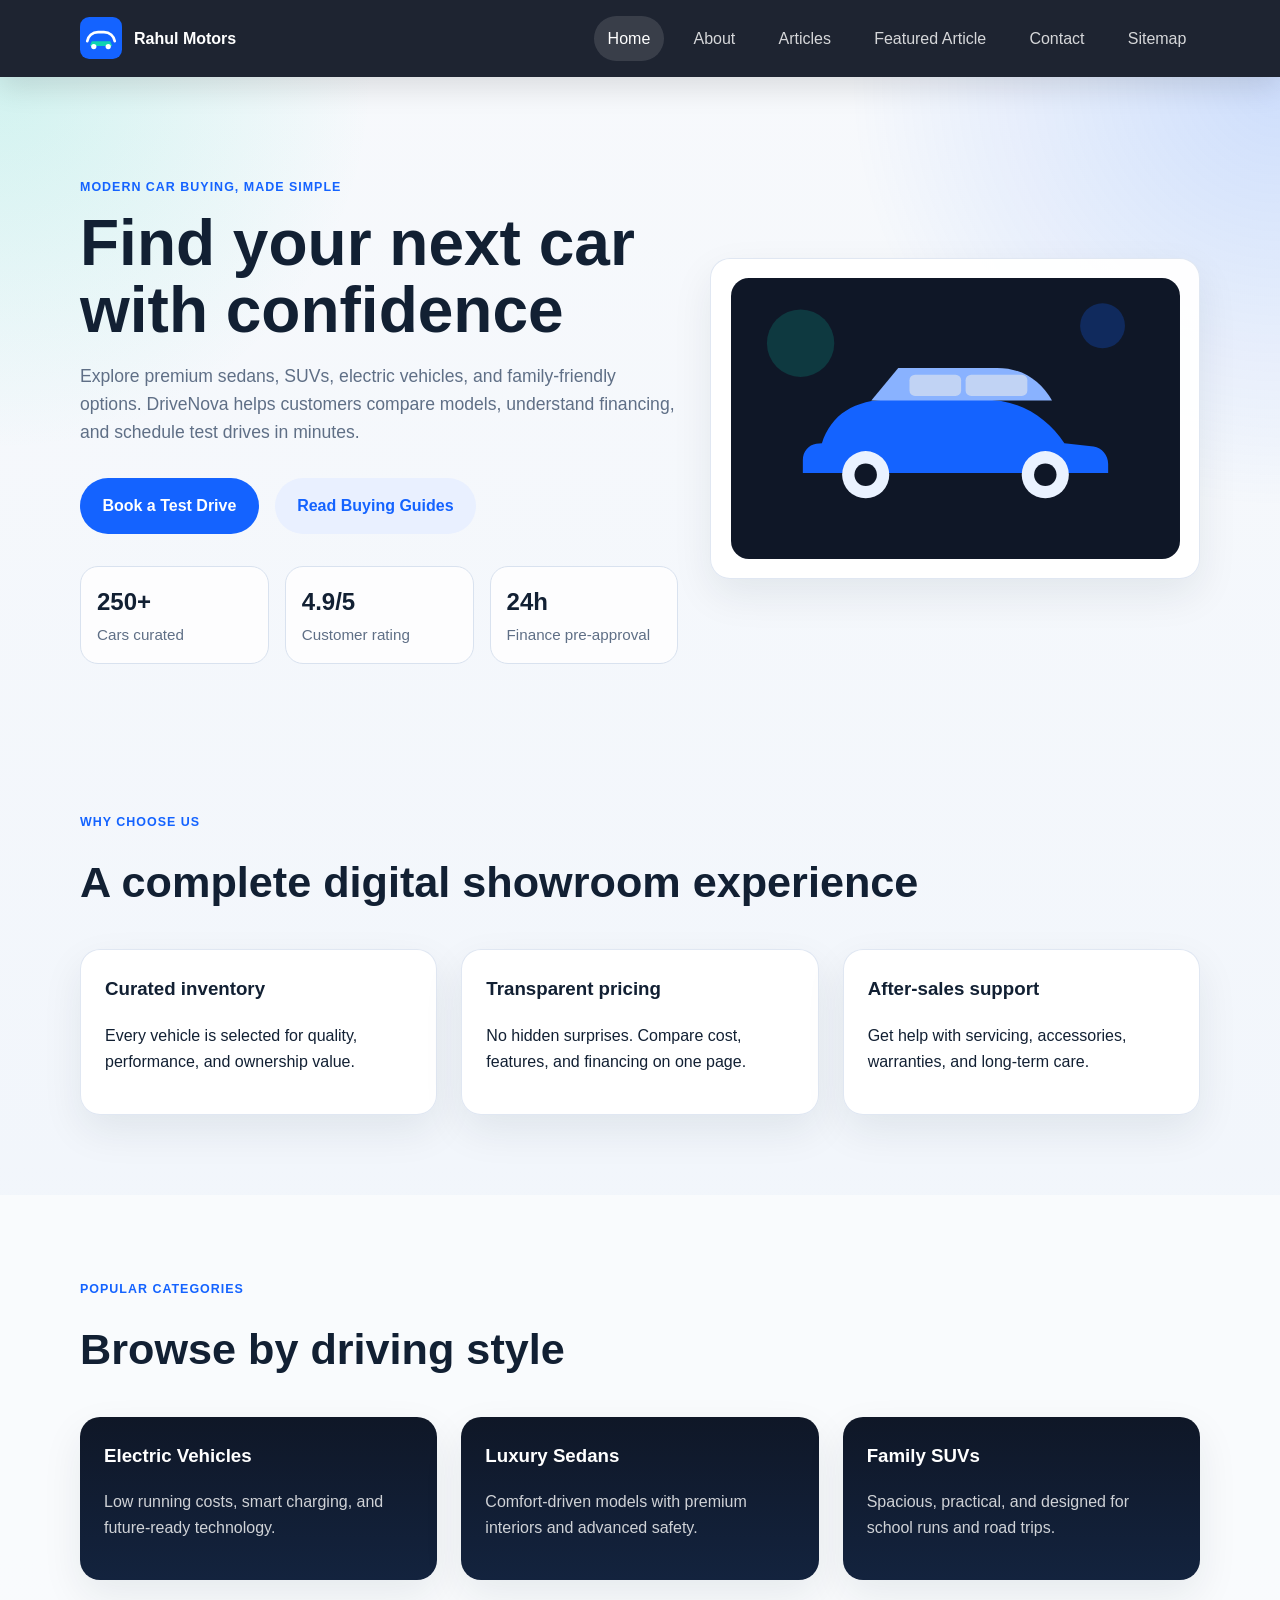
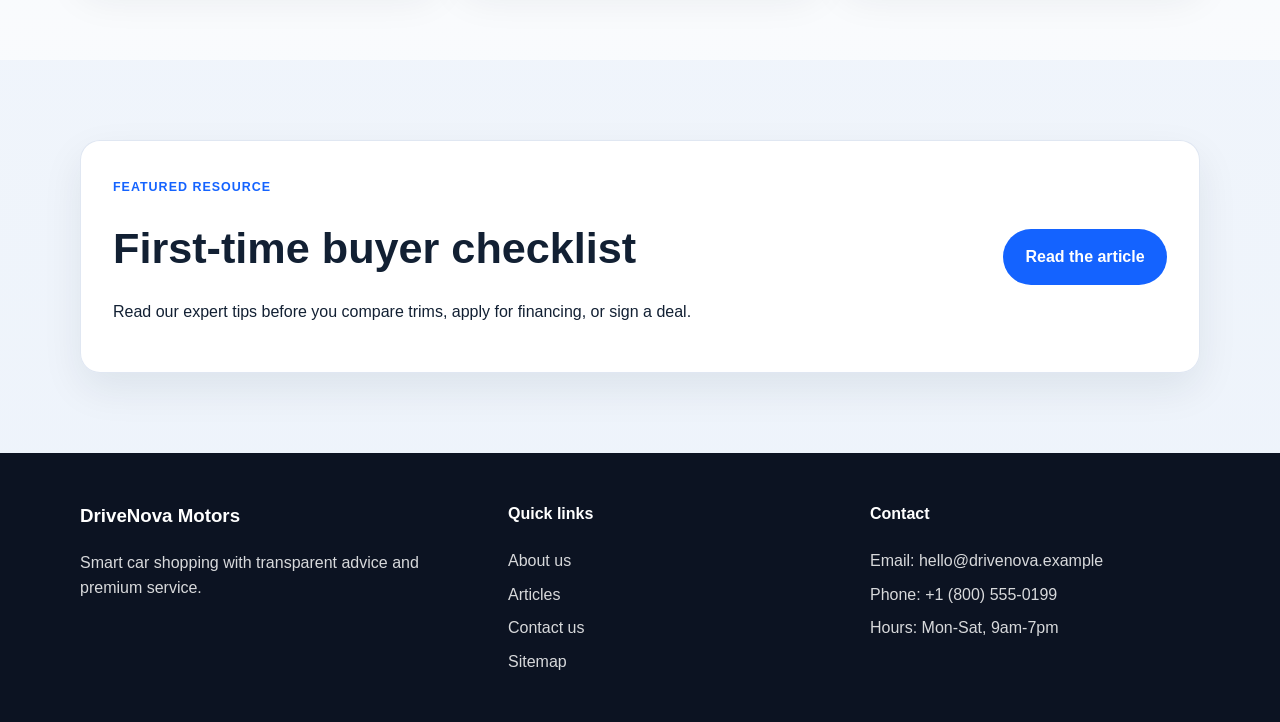
<file: index.html>
<!DOCTYPE html>
<html lang="en">
<head>
  <meta charset="UTF-8" />
  <meta name="viewport" content="width=device-width, initial-scale=1.0" />
  <meta name="description" content="DriveNova Motors - premium new and used cars, expert guidance, and easy financing." />
  <title>RAHUL MOTORS | Home</title>
  <link rel="stylesheet" href="css/styles.css" />
  <script defer src="js/main.js"></script>
</head>
<body>
  <header class="site-header">
    <div class="container nav-wrap">
      <a class="logo" href="index.html">
        <img src="images/logo.svg" alt="DriveNova Motors logo" />
        <span>Rahul Motors</span>
      </a>
      <button class="menu-toggle" aria-label="Toggle menu">☰</button>
      <nav class="site-nav">
        <a class="active" href="index.html">Home</a>
        <a href="about-us.html">About</a>
        <a href="articles.html">Articles</a>
        <a href="article.html">Featured Article</a>
        <a href="contact-us.html">Contact</a>
        <a href="sitemap.html">Sitemap</a>
      </nav>
    </div>
  </header>

  <main>
    <section class="hero">
      <div class="container hero-grid">
        <div>
          <span class="eyebrow">Modern car buying, made simple</span>
          <h1>Find your next car with confidence</h1>
          <p>
            Explore premium sedans, SUVs, electric vehicles, and family-friendly options.
            DriveNova helps customers compare models, understand financing, and schedule test drives in minutes.
          </p>
          <div class="hero-actions">
            <a class="btn btn-primary" href="contact-us.html">Book a Test Drive</a>
            <a class="btn btn-secondary" href="articles.html">Read Buying Guides</a>
          </div>
          <ul class="stats">
            <li><strong>250+</strong><span>Cars curated</span></li>
            <li><strong>4.9/5</strong><span>Customer rating</span></li>
            <li><strong>24h</strong><span>Finance pre-approval</span></li>
          </ul>
        </div>
        <div class="hero-card">
          <img src="images/hero-car.svg" alt="Illustration of a premium car" />
        </div>
      </div>
    </section>

    <section class="section">
      <div class="container">
        <div class="section-heading">
          <span class="eyebrow">Why choose us</span>
          <h2>A complete digital showroom experience</h2>
        </div>
        <div class="card-grid three">
          <article class="card">
            <h3>Curated inventory</h3>
            <p>Every vehicle is selected for quality, performance, and ownership value.</p>
          </article>
          <article class="card">
            <h3>Transparent pricing</h3>
            <p>No hidden surprises. Compare cost, features, and financing on one page.</p>
          </article>
          <article class="card">
            <h3>After-sales support</h3>
            <p>Get help with servicing, accessories, warranties, and long-term care.</p>
          </article>
        </div>
      </div>
    </section>

    <section class="section alt-bg">
      <div class="container">
        <div class="section-heading">
          <span class="eyebrow">Popular categories</span>
          <h2>Browse by driving style</h2>
        </div>
        <div class="card-grid three">
          <article class="feature-card">
            <h3>Electric Vehicles</h3>
            <p>Low running costs, smart charging, and future-ready technology.</p>
          </article>
          <article class="feature-card">
            <h3>Luxury Sedans</h3>
            <p>Comfort-driven models with premium interiors and advanced safety.</p>
          </article>
          <article class="feature-card">
            <h3>Family SUVs</h3>
            <p>Spacious, practical, and designed for school runs and road trips.</p>
          </article>
        </div>
      </div>
    </section>

    <section class="section">
      <div class="container promo-banner">
        <div>
          <span class="eyebrow">Featured resource</span>
          <h2>First-time buyer checklist</h2>
          <p>Read our expert tips before you compare trims, apply for financing, or sign a deal.</p>
        </div>
        <a class="btn btn-primary" href="article.html">Read the article</a>
      </div>
    </section>
  </main>

  <footer class="site-footer">
    <div class="container footer-grid">
      <div>
        <h3>DriveNova Motors</h3>
        <p>Smart car shopping with transparent advice and premium service.</p>
      </div>
      <div>
        <h4>Quick links</h4>
        <ul>
          <li><a href="about-us.html">About us</a></li>
          <li><a href="articles.html">Articles</a></li>
          <li><a href="contact-us.html">Contact us</a></li>
          <li><a href="sitemap.html">Sitemap</a></li>
        </ul>
      </div>
      <div>
        <h4>Contact</h4>
        <ul>
          <li>Email: hello@drivenova.example</li>
          <li>Phone: +1 (800) 555-0199</li>
          <li>Hours: Mon-Sat, 9am-7pm</li>
        </ul>
      </div>
    </div>
  </footer>
</body>
</html>
</file>
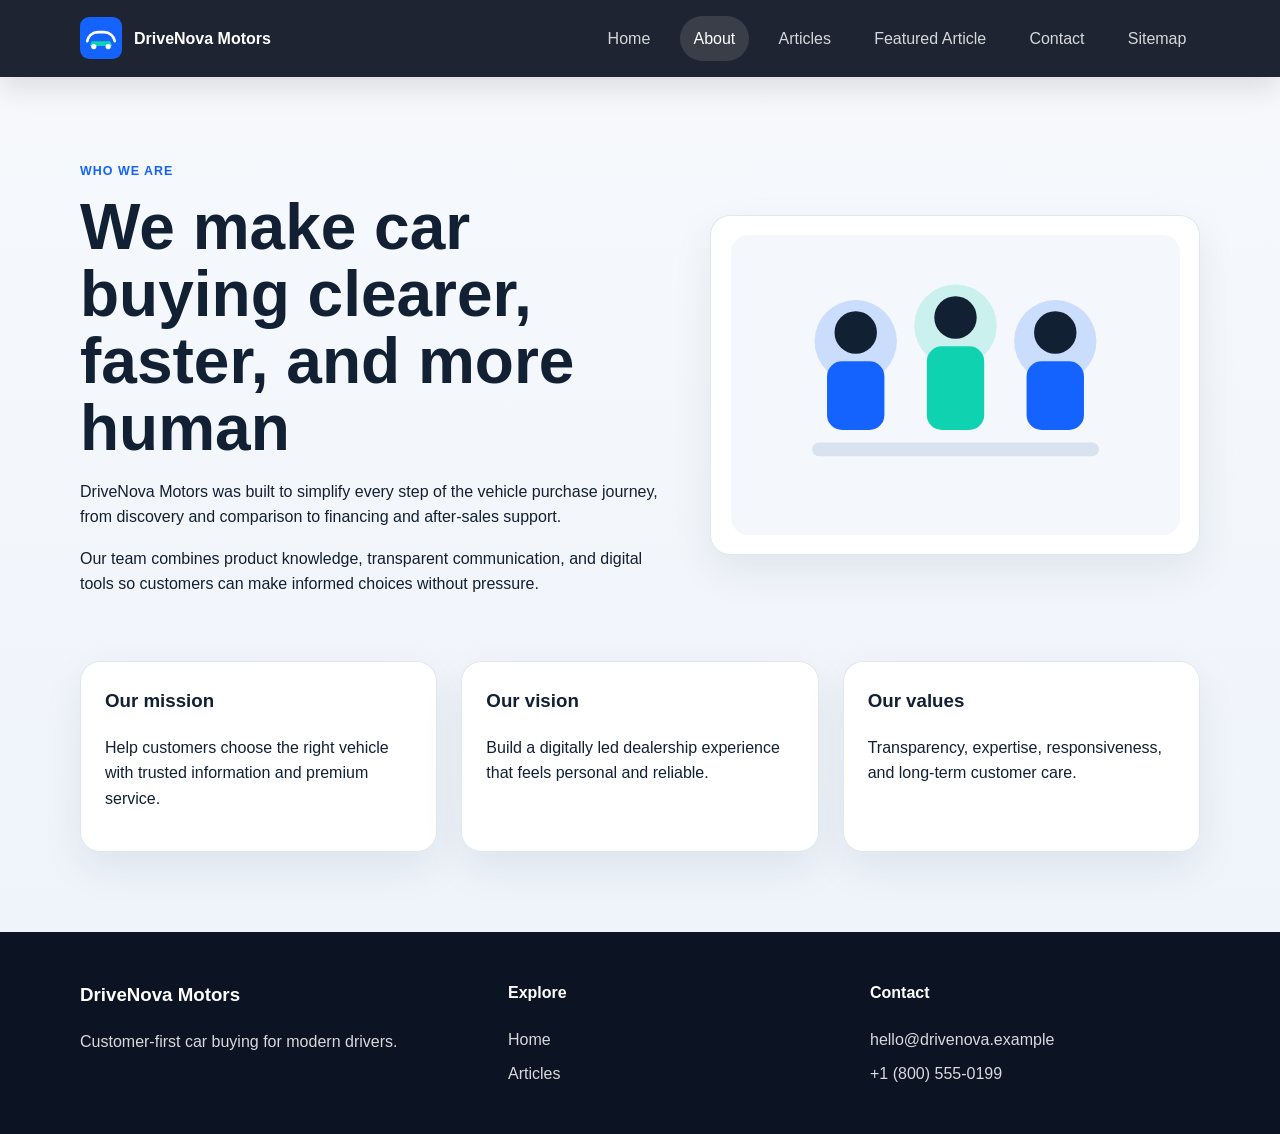
<file: about-us.html>
<!DOCTYPE html>
<html lang="en">
<head>
  <meta charset="UTF-8" />
  <meta name="viewport" content="width=device-width, initial-scale=1.0" />
  <meta name="description" content="Learn more about DriveNova Motors and our customer-first approach to car buying." />
  <title>DriveNova Motors | About Us</title>
  <link rel="stylesheet" href="css/styles.css" />
  <script defer src="js/main.js"></script>
</head>
<body>
  <header class="site-header">
    <div class="container nav-wrap">
      <a class="logo" href="index.html"><img src="images/logo.svg" alt="DriveNova Motors logo" /><span>DriveNova Motors</span></a>
      <button class="menu-toggle" aria-label="Toggle menu">☰</button>
      <nav class="site-nav">
        <a href="index.html">Home</a>
        <a class="active" href="about-us.html">About</a>
        <a href="articles.html">Articles</a>
        <a href="article.html">Featured Article</a>
        <a href="contact-us.html">Contact</a>
        <a href="sitemap.html">Sitemap</a>
      </nav>
    </div>
  </header>

  <main class="section">
    <div class="container split-layout">
      <div>
        <span class="eyebrow">Who we are</span>
        <h1>We make car buying clearer, faster, and more human</h1>
        <p>
          DriveNova Motors was built to simplify every step of the vehicle purchase journey,
          from discovery and comparison to financing and after-sales support.
        </p>
        <p>
          Our team combines product knowledge, transparent communication, and digital tools
          so customers can make informed choices without pressure.
        </p>
      </div>
      <div class="illustration-card">
        <img src="images/team.svg" alt="DriveNova team illustration" />
      </div>
    </div>

    <div class="container card-grid three mt-lg">
      <article class="card">
        <h3>Our mission</h3>
        <p>Help customers choose the right vehicle with trusted information and premium service.</p>
      </article>
      <article class="card">
        <h3>Our vision</h3>
        <p>Build a digitally led dealership experience that feels personal and reliable.</p>
      </article>
      <article class="card">
        <h3>Our values</h3>
        <p>Transparency, expertise, responsiveness, and long-term customer care.</p>
      </article>
    </div>
  </main>

  <footer class="site-footer">
    <div class="container footer-grid">
      <div><h3>DriveNova Motors</h3><p>Customer-first car buying for modern drivers.</p></div>
      <div><h4>Explore</h4><ul><li><a href="index.html">Home</a></li><li><a href="articles.html">Articles</a></li></ul></div>
      <div><h4>Contact</h4><ul><li>hello@drivenova.example</li><li>+1 (800) 555-0199</li></ul></div>
    </div>
  </footer>
</body>
</html>
</file>
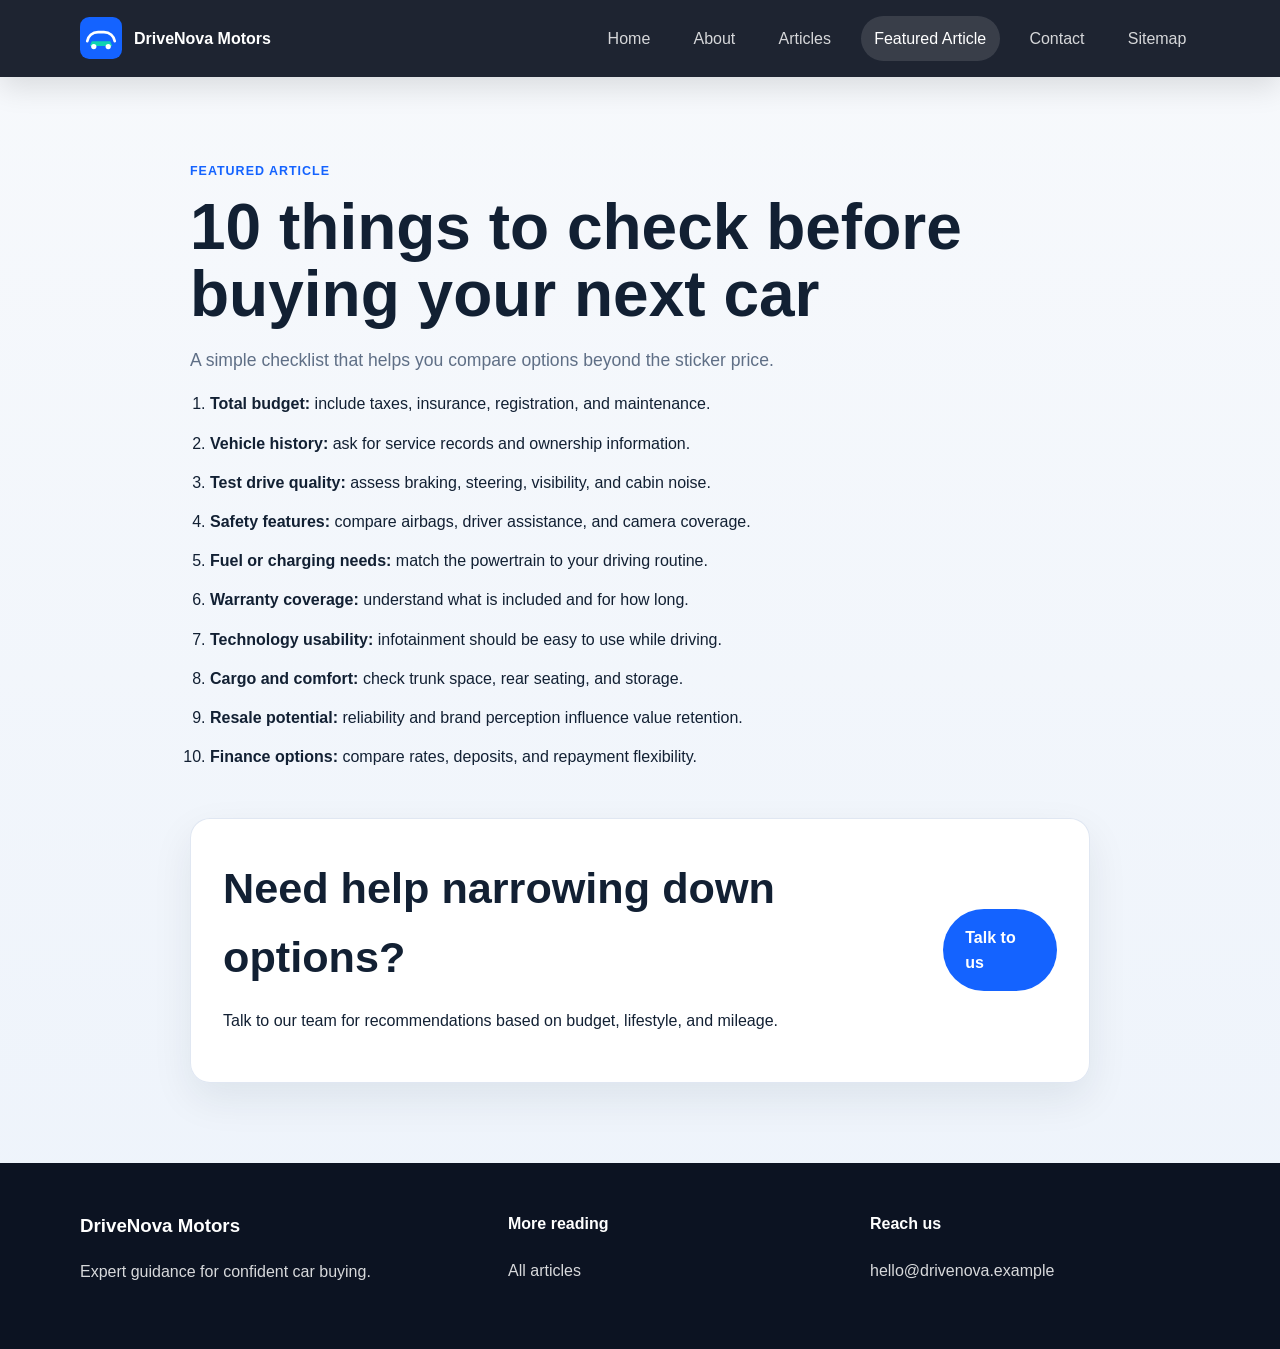
<file: article.html>
<!DOCTYPE html>
<html lang="en">
<head>
  <meta charset="UTF-8" />
  <meta name="viewport" content="width=device-width, initial-scale=1.0" />
  <meta name="description" content="A practical car buying checklist from DriveNova Motors." />
  <title>DriveNova Motors | 10 Things to Check Before Buying Your Next Car</title>
  <link rel="stylesheet" href="css/styles.css" />
  <script defer src="js/main.js"></script>
</head>
<body>
  <header class="site-header">
    <div class="container nav-wrap">
      <a class="logo" href="index.html"><img src="images/logo.svg" alt="DriveNova Motors logo" /><span>DriveNova Motors</span></a>
      <button class="menu-toggle" aria-label="Toggle menu">☰</button>
      <nav class="site-nav">
        <a href="index.html">Home</a>
        <a href="about-us.html">About</a>
        <a href="articles.html">Articles</a>
        <a class="active" href="article.html">Featured Article</a>
        <a href="contact-us.html">Contact</a>
        <a href="sitemap.html">Sitemap</a>
      </nav>
    </div>
  </header>

  <main class="section">
    <article class="container article-layout">
      <span class="eyebrow">Featured article</span>
      <h1>10 things to check before buying your next car</h1>
      <p class="lead">A simple checklist that helps you compare options beyond the sticker price.</p>
      <ol class="article-list">
        <li><strong>Total budget:</strong> include taxes, insurance, registration, and maintenance.</li>
        <li><strong>Vehicle history:</strong> ask for service records and ownership information.</li>
        <li><strong>Test drive quality:</strong> assess braking, steering, visibility, and cabin noise.</li>
        <li><strong>Safety features:</strong> compare airbags, driver assistance, and camera coverage.</li>
        <li><strong>Fuel or charging needs:</strong> match the powertrain to your driving routine.</li>
        <li><strong>Warranty coverage:</strong> understand what is included and for how long.</li>
        <li><strong>Technology usability:</strong> infotainment should be easy to use while driving.</li>
        <li><strong>Cargo and comfort:</strong> check trunk space, rear seating, and storage.</li>
        <li><strong>Resale potential:</strong> reliability and brand perception influence value retention.</li>
        <li><strong>Finance options:</strong> compare rates, deposits, and repayment flexibility.</li>
      </ol>
      <div class="promo-banner mt-lg">
        <div>
          <h2>Need help narrowing down options?</h2>
          <p>Talk to our team for recommendations based on budget, lifestyle, and mileage.</p>
        </div>
        <a class="btn btn-primary" href="contact-us.html">Talk to us</a>
      </div>
    </article>
  </main>

  <footer class="site-footer">
    <div class="container footer-grid">
      <div><h3>DriveNova Motors</h3><p>Expert guidance for confident car buying.</p></div>
      <div><h4>More reading</h4><ul><li><a href="articles.html">All articles</a></li></ul></div>
      <div><h4>Reach us</h4><ul><li>hello@drivenova.example</li></ul></div>
    </div>
  </footer>
</body>
</html>
</file>
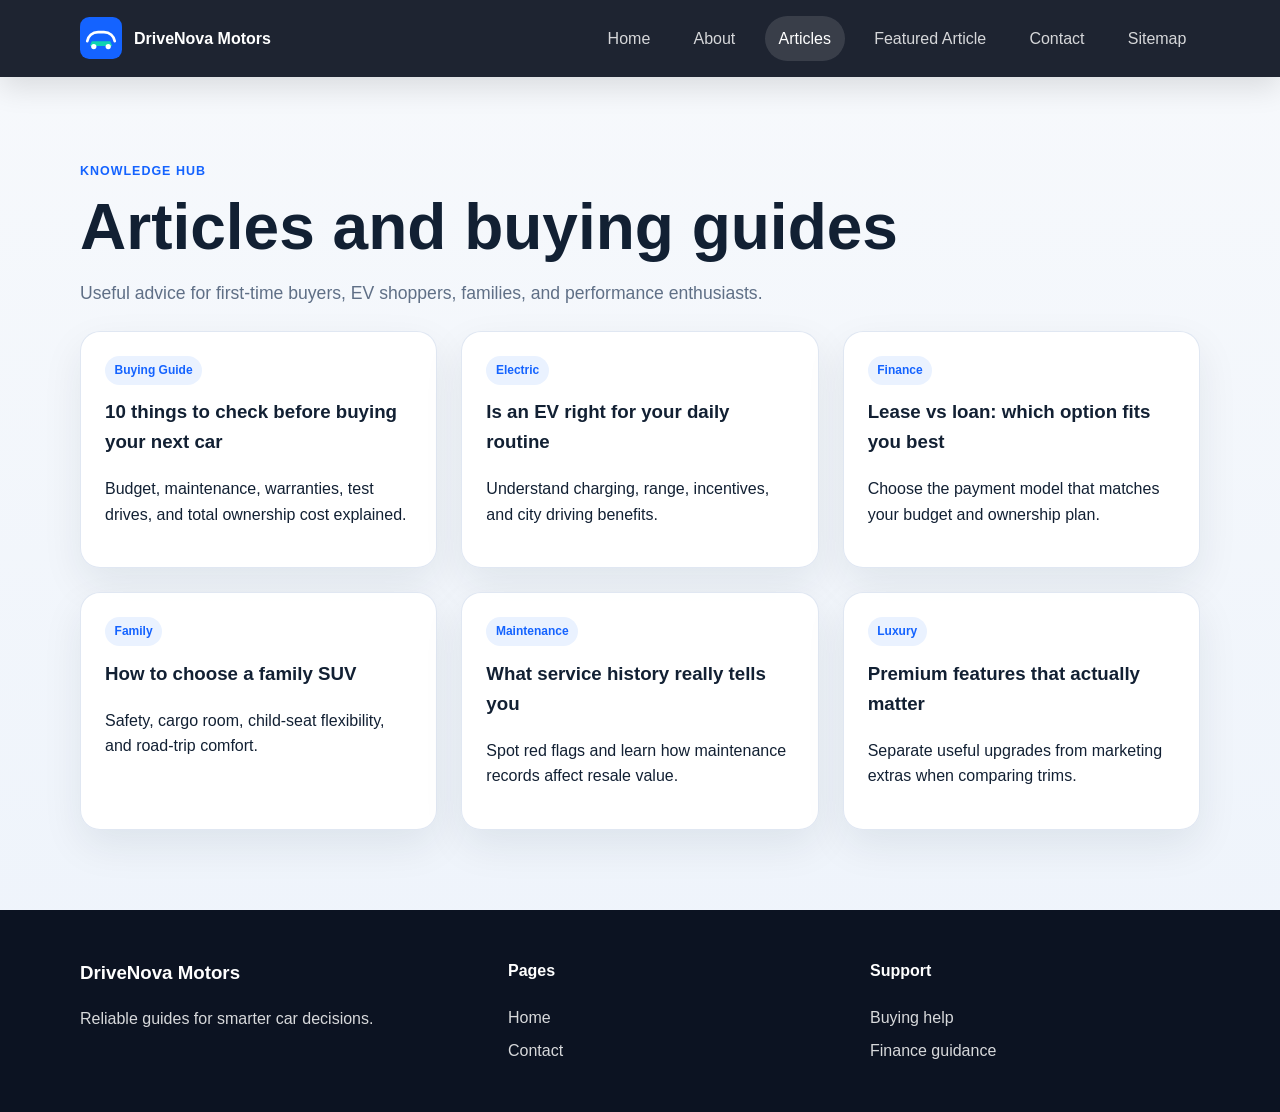
<file: articles.html>
<!DOCTYPE html>
<html lang="en">
<head>
  <meta charset="UTF-8" />
  <meta name="viewport" content="width=device-width, initial-scale=1.0" />
  <meta name="description" content="Explore DriveNova Motors articles and practical buying guides." />
  <title>DriveNova Motors | Articles</title>
  <link rel="stylesheet" href="css/styles.css" />
  <script defer src="js/main.js"></script>
</head>
<body>
  <header class="site-header">
    <div class="container nav-wrap">
      <a class="logo" href="index.html"><img src="images/logo.svg" alt="DriveNova Motors logo" /><span>DriveNova Motors</span></a>
      <button class="menu-toggle" aria-label="Toggle menu">☰</button>
      <nav class="site-nav">
        <a href="index.html">Home</a>
        <a href="about-us.html">About</a>
        <a class="active" href="articles.html">Articles</a>
        <a href="article.html">Featured Article</a>
        <a href="contact-us.html">Contact</a>
        <a href="sitemap.html">Sitemap</a>
      </nav>
    </div>
  </header>

  <main class="section">
    <div class="container">
      <span class="eyebrow">Knowledge hub</span>
      <h1>Articles and buying guides</h1>
      <p class="lead">Useful advice for first-time buyers, EV shoppers, families, and performance enthusiasts.</p>
      <div class="card-grid three mt-md">
        <article class="card article-card">
          <span class="tag">Buying Guide</span>
          <h3><a href="article.html">10 things to check before buying your next car</a></h3>
          <p>Budget, maintenance, warranties, test drives, and total ownership cost explained.</p>
        </article>
        <article class="card article-card">
          <span class="tag">Electric</span>
          <h3><a href="article.html">Is an EV right for your daily routine</a></h3>
          <p>Understand charging, range, incentives, and city driving benefits.</p>
        </article>
        <article class="card article-card">
          <span class="tag">Finance</span>
          <h3><a href="article.html">Lease vs loan: which option fits you best</a></h3>
          <p>Choose the payment model that matches your budget and ownership plan.</p>
        </article>
        <article class="card article-card">
          <span class="tag">Family</span>
          <h3><a href="article.html">How to choose a family SUV</a></h3>
          <p>Safety, cargo room, child-seat flexibility, and road-trip comfort.</p>
        </article>
        <article class="card article-card">
          <span class="tag">Maintenance</span>
          <h3><a href="article.html">What service history really tells you</a></h3>
          <p>Spot red flags and learn how maintenance records affect resale value.</p>
        </article>
        <article class="card article-card">
          <span class="tag">Luxury</span>
          <h3><a href="article.html">Premium features that actually matter</a></h3>
          <p>Separate useful upgrades from marketing extras when comparing trims.</p>
        </article>
      </div>
    </div>
  </main>

  <footer class="site-footer">
    <div class="container footer-grid">
      <div><h3>DriveNova Motors</h3><p>Reliable guides for smarter car decisions.</p></div>
      <div><h4>Pages</h4><ul><li><a href="index.html">Home</a></li><li><a href="contact-us.html">Contact</a></li></ul></div>
      <div><h4>Support</h4><ul><li>Buying help</li><li>Finance guidance</li></ul></div>
    </div>
  </footer>
</body>
</html>
</file>
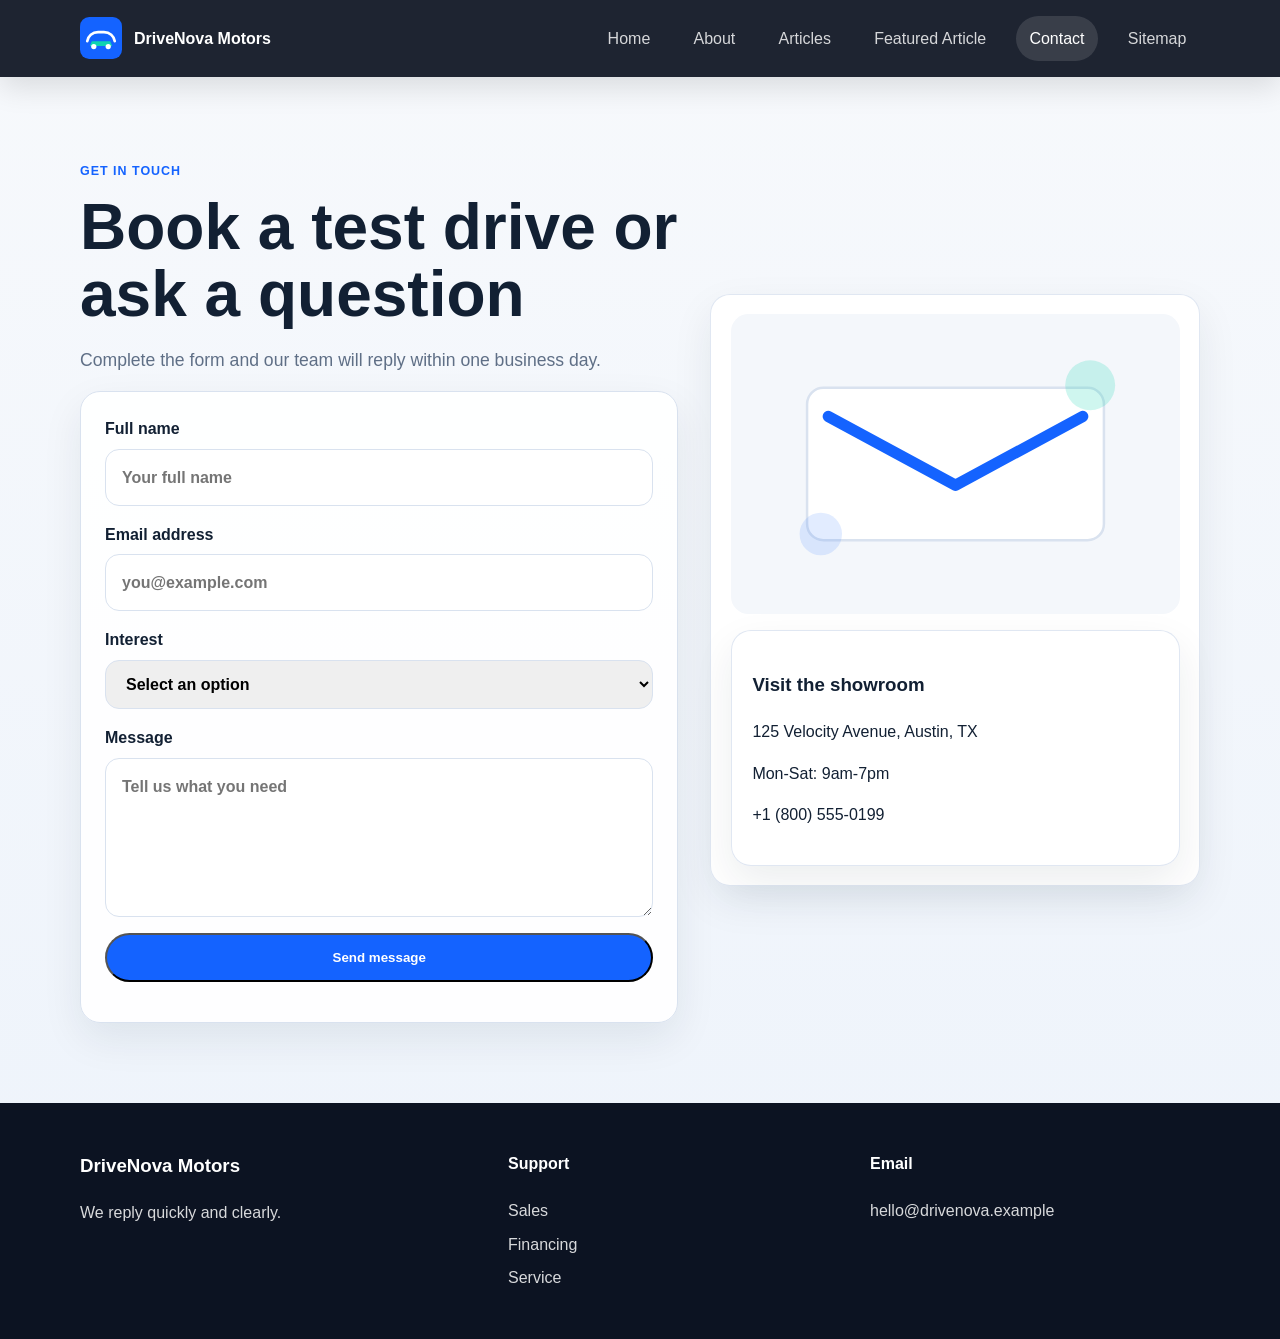
<file: contact-us.html>
<!DOCTYPE html>
<html lang="en">
<head>
  <meta charset="UTF-8" />
  <meta name="viewport" content="width=device-width, initial-scale=1.0" />
  <meta name="description" content="Contact DriveNova Motors to book a test drive or ask about financing." />
  <title>DriveNova Motors | Contact Us</title>
  <link rel="stylesheet" href="css/styles.css" />
  <script defer src="js/main.js"></script>
</head>
<body>
  <header class="site-header">
    <div class="container nav-wrap">
      <a class="logo" href="index.html"><img src="images/logo.svg" alt="DriveNova Motors logo" /><span>DriveNova Motors</span></a>
      <button class="menu-toggle" aria-label="Toggle menu">☰</button>
      <nav class="site-nav">
        <a href="index.html">Home</a>
        <a href="about-us.html">About</a>
        <a href="articles.html">Articles</a>
        <a href="article.html">Featured Article</a>
        <a class="active" href="contact-us.html">Contact</a>
        <a href="sitemap.html">Sitemap</a>
      </nav>
    </div>
  </header>

  <main class="section">
    <div class="container split-layout">
      <div>
        <span class="eyebrow">Get in touch</span>
        <h1>Book a test drive or ask a question</h1>
        <p class="lead">Complete the form and our team will reply within one business day.</p>
        <form id="contactForm" class="contact-form">
          <label>
            Full name
            <input type="text" name="name" placeholder="Your full name" required />
          </label>
          <label>
            Email address
            <input type="email" name="email" placeholder="you@example.com" required />
          </label>
          <label>
            Interest
            <select name="interest" required>
              <option value="">Select an option</option>
              <option>Book a test drive</option>
              <option>Financing help</option>
              <option>Vehicle recommendation</option>
              <option>Service enquiry</option>
            </select>
          </label>
          <label>
            Message
            <textarea name="message" rows="5" placeholder="Tell us what you need" required></textarea>
          </label>
          <button type="submit" class="btn btn-primary">Send message</button>
          <p id="formMessage" class="form-message" aria-live="polite"></p>
        </form>
      </div>
      <div class="illustration-card">
        <img src="images/contact.svg" alt="Customer support illustration" />
        <div class="contact-box">
          <h3>Visit the showroom</h3>
          <p>125 Velocity Avenue, Austin, TX</p>
          <p>Mon-Sat: 9am-7pm</p>
          <p>+1 (800) 555-0199</p>
        </div>
      </div>
    </div>
  </main>

  <footer class="site-footer">
    <div class="container footer-grid">
      <div><h3>DriveNova Motors</h3><p>We reply quickly and clearly.</p></div>
      <div><h4>Support</h4><ul><li>Sales</li><li>Financing</li><li>Service</li></ul></div>
      <div><h4>Email</h4><ul><li>hello@drivenova.example</li></ul></div>
    </div>
  </footer>
</body>
</html>
</file>
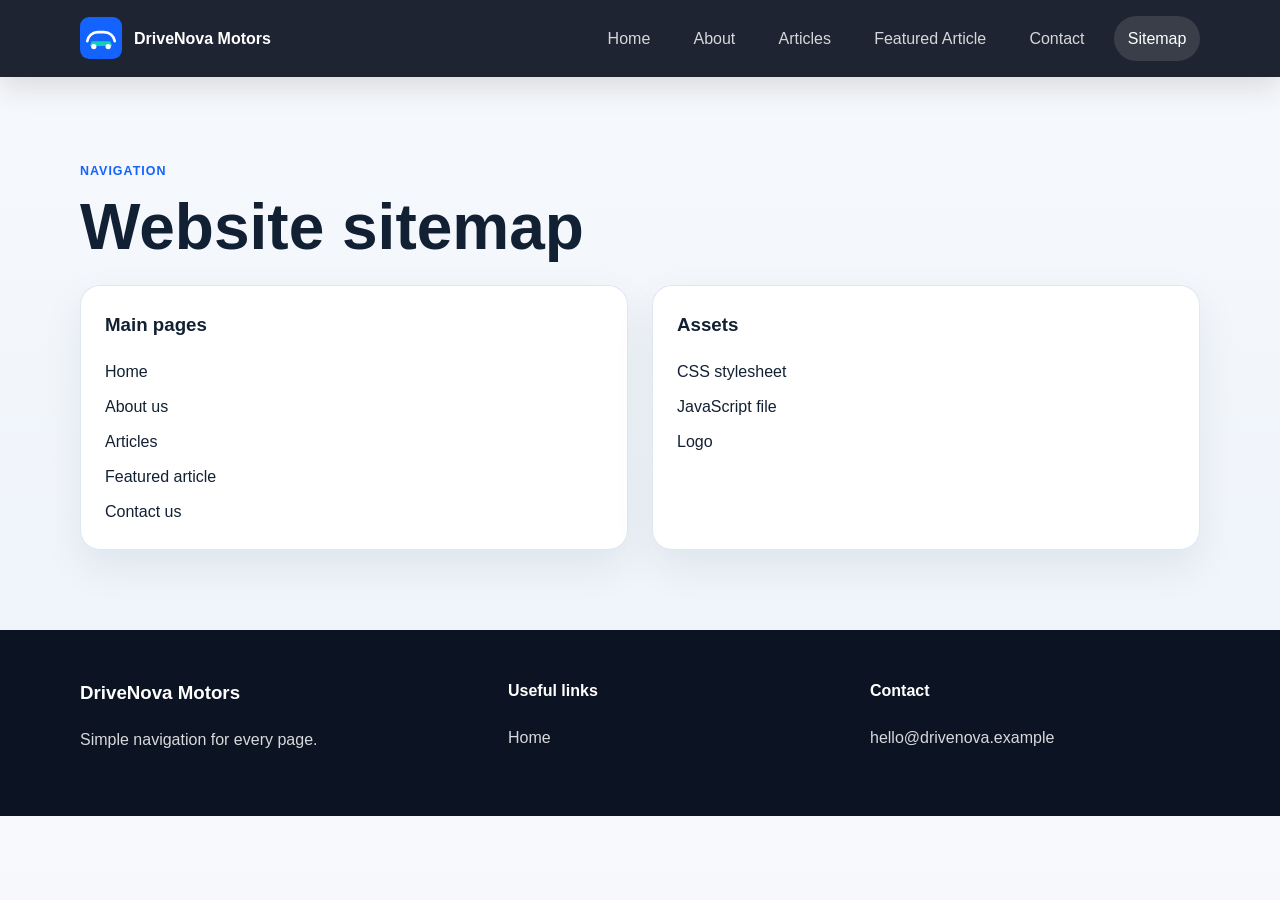
<file: sitemap.html>
<!DOCTYPE html>
<html lang="en">
<head>
  <meta charset="UTF-8" />
  <meta name="viewport" content="width=device-width, initial-scale=1.0" />
  <meta name="description" content="HTML sitemap for the DriveNova Motors website." />
  <title>DriveNova Motors | Sitemap</title>
  <link rel="stylesheet" href="css/styles.css" />
  <script defer src="js/main.js"></script>
</head>
<body>
  <header class="site-header">
    <div class="container nav-wrap">
      <a class="logo" href="index.html"><img src="images/logo.svg" alt="DriveNova Motors logo" /><span>DriveNova Motors</span></a>
      <button class="menu-toggle" aria-label="Toggle menu">☰</button>
      <nav class="site-nav">
        <a href="index.html">Home</a>
        <a href="about-us.html">About</a>
        <a href="articles.html">Articles</a>
        <a href="article.html">Featured Article</a>
        <a href="contact-us.html">Contact</a>
        <a class="active" href="sitemap.html">Sitemap</a>
      </nav>
    </div>
  </header>

  <main class="section">
    <div class="container">
      <span class="eyebrow">Navigation</span>
      <h1>Website sitemap</h1>
      <div class="card-grid two mt-md">
        <article class="card">
          <h3>Main pages</h3>
          <ul class="clean-list">
            <li><a href="index.html">Home</a></li>
            <li><a href="about-us.html">About us</a></li>
            <li><a href="articles.html">Articles</a></li>
            <li><a href="article.html">Featured article</a></li>
            <li><a href="contact-us.html">Contact us</a></li>
          </ul>
        </article>
        <article class="card">
          <h3>Assets</h3>
          <ul class="clean-list">
            <li><a href="css/styles.css">CSS stylesheet</a></li>
            <li><a href="js/main.js">JavaScript file</a></li>
            <li><a href="images/logo.svg">Logo</a></li>
          </ul>
        </article>
      </div>
    </div>
  </main>

  <footer class="site-footer">
    <div class="container footer-grid">
      <div><h3>DriveNova Motors</h3><p>Simple navigation for every page.</p></div>
      <div><h4>Useful links</h4><ul><li><a href="index.html">Home</a></li></ul></div>
      <div><h4>Contact</h4><ul><li>hello@drivenova.example</li></ul></div>
    </div>
  </footer>
</body>
</html>
</file>
<file: css/styles.css>
:root {
  --bg: #0b1220;
  --bg-soft: #11192c;
  --surface: #ffffff;
  --surface-soft: #f4f7fb;
  --text: #122033;
  --muted: #5f6f86;
  --primary: #1463ff;
  --primary-dark: #0b4fd6;
  --accent: #0fd3b0;
  --border: #d9e2ef;
  --shadow: 0 16px 40px rgba(18, 32, 51, 0.08);
  --radius: 20px;
  --container: 1120px;
}

* { box-sizing: border-box; }
html { scroll-behavior: smooth; }
body {
  margin: 0;
  font-family: Inter, Arial, sans-serif;
  color: var(--text);
  background: linear-gradient(180deg, #f7f9fc 0%, #edf3fb 100%);
  line-height: 1.6;
}
img { max-width: 100%; display: block; }
a { color: inherit; text-decoration: none; }
.container { width: min(var(--container), calc(100% - 2rem)); margin: 0 auto; }
.section { padding: 5rem 0; }
.alt-bg { background: rgba(255,255,255,0.6); }
.mt-md { margin-top: 1.5rem; }
.mt-lg { margin-top: 3rem; }
.lead { color: var(--muted); font-size: 1.1rem; max-width: 720px; }
.eyebrow {
  display: inline-block;
  margin-bottom: 0.75rem;
  color: var(--primary);
  font-weight: 700;
  letter-spacing: 0.08em;
  text-transform: uppercase;
  font-size: 0.78rem;
}

.site-header {
  position: sticky;
  top: 0;
  z-index: 20;
  background: rgba(11, 18, 32, 0.92);
  backdrop-filter: blur(12px);
  box-shadow: 0 10px 30px rgba(0,0,0,0.12);
}
.nav-wrap {
  display: flex;
  align-items: center;
  justify-content: space-between;
  gap: 1rem;
  padding: 1rem 0;
}
.logo {
  display: inline-flex;
  align-items: center;
  gap: 0.75rem;
  color: #fff;
  font-weight: 700;
}
.logo img { width: 42px; height: 42px; }
.site-nav {
  display: flex;
  align-items: center;
  gap: 1rem;
}
.site-nav a {
  color: rgba(255,255,255,0.82);
  padding: 0.6rem 0.85rem;
  border-radius: 999px;
  transition: 0.2s ease;
}
.site-nav a:hover,
.site-nav a.active { background: rgba(255,255,255,0.12); color: #fff; }
.menu-toggle {
  display: none;
  background: transparent;
  border: 1px solid rgba(255,255,255,0.24);
  color: #fff;
  border-radius: 12px;
  padding: 0.5rem 0.75rem;
  font-size: 1.2rem;
}

.hero {
  padding: 6rem 0 4rem;
  background: radial-gradient(circle at top right, rgba(20,99,255,0.18), transparent 30%),
              radial-gradient(circle at top left, rgba(15,211,176,0.16), transparent 26%);
}
.hero-grid,
.split-layout {
  display: grid;
  grid-template-columns: 1.1fr 0.9fr;
  gap: 2rem;
  align-items: center;
}
.hero h1,
.section h1 { font-size: clamp(2.4rem, 5vw, 4.3rem); line-height: 1.05; margin: 0 0 1rem; }
.section h2 { font-size: clamp(1.8rem, 4vw, 2.7rem); margin: 0.2rem 0 1rem; }
.hero p { font-size: 1.1rem; color: var(--muted); max-width: 650px; }
.hero-actions { display: flex; flex-wrap: wrap; gap: 1rem; margin: 2rem 0; }
.btn {
  display: inline-flex;
  align-items: center;
  justify-content: center;
  border-radius: 999px;
  padding: 0.95rem 1.4rem;
  font-weight: 700;
  transition: transform 0.2s ease, background 0.2s ease;
}
.btn:hover { transform: translateY(-2px); }
.btn-primary { background: var(--primary); color: #fff; }
.btn-primary:hover { background: var(--primary-dark); }
.btn-secondary { background: #e9f0ff; color: var(--primary); }
.hero-card,
.illustration-card,
.card,
.promo-banner,
.contact-box {
  background: rgba(255,255,255,0.95);
  border: 1px solid rgba(217,226,239,0.8);
  border-radius: var(--radius);
  box-shadow: var(--shadow);
}
.hero-card,
.illustration-card { padding: 1.2rem; }
.stats {
  display: grid;
  grid-template-columns: repeat(3, minmax(100px, 1fr));
  gap: 1rem;
  list-style: none;
  padding: 0;
  margin: 2rem 0 0;
}
.stats li {
  background: rgba(255,255,255,0.8);
  border: 1px solid var(--border);
  border-radius: 18px;
  padding: 1rem;
}
.stats strong { display: block; font-size: 1.5rem; }
.stats span { color: var(--muted); font-size: 0.95rem; }
.section-heading { margin-bottom: 2rem; }
.card-grid {
  display: grid;
  gap: 1.5rem;
}
.card-grid.three { grid-template-columns: repeat(3, minmax(0, 1fr)); }
.card-grid.two { grid-template-columns: repeat(2, minmax(0, 1fr)); }
.card,
.feature-card { padding: 1.5rem; }
.card h3,
.feature-card h3 { margin-top: 0; }
.feature-card {
  border-radius: var(--radius);
  background: linear-gradient(180deg, #0f1727 0%, #13233e 100%);
  color: #fff;
  box-shadow: var(--shadow);
}
.feature-card p { color: rgba(255,255,255,0.8); }
.promo-banner {
  padding: 2rem;
  display: flex;
  align-items: center;
  justify-content: space-between;
  gap: 1rem;
}
.article-layout { max-width: 900px; }
.article-list { padding-left: 1.25rem; }
.article-list li { margin-bottom: 0.85rem; }
.tag {
  display: inline-block;
  padding: 0.3rem 0.6rem;
  font-size: 0.75rem;
  border-radius: 999px;
  background: #eaf2ff;
  color: var(--primary);
  font-weight: 700;
  margin-bottom: 0.8rem;
}
.contact-form {
  display: grid;
  gap: 1rem;
  background: rgba(255,255,255,0.95);
  border: 1px solid var(--border);
  border-radius: var(--radius);
  box-shadow: var(--shadow);
  padding: 1.5rem;
}
.contact-form label {
  display: grid;
  gap: 0.45rem;
  font-weight: 600;
}
.contact-form input,
.contact-form textarea,
.contact-form select {
  width: 100%;
  border: 1px solid var(--border);
  border-radius: 14px;
  padding: 0.9rem 1rem;
  font: inherit;
}
.form-message { margin: 0; font-weight: 600; color: #0b8f67; }
.contact-box { margin-top: 1rem; padding: 1.3rem; }
.clean-list { list-style: none; padding: 0; margin: 0; }
.clean-list li + li { margin-top: 0.6rem; }
.site-footer {
  background: #0c1322;
  color: rgba(255,255,255,0.84);
  padding: 3rem 0;
}
.footer-grid {
  display: grid;
  grid-template-columns: 1.2fr 1fr 1fr;
  gap: 2rem;
}
.site-footer h3,
.site-footer h4 { color: #fff; margin-top: 0; }
.site-footer ul { list-style: none; padding: 0; margin: 0; }
.site-footer li + li { margin-top: 0.5rem; }
.site-footer a { color: rgba(255,255,255,0.84); }

@media (max-width: 900px) {
  .hero-grid,
  .split-layout,
  .card-grid.three,
  .card-grid.two,
  .footer-grid,
  .stats { grid-template-columns: 1fr; }
  .promo-banner { flex-direction: column; align-items: flex-start; }
  .menu-toggle { display: inline-flex; }
  .site-nav {
    position: absolute;
    top: 72px;
    left: 1rem;
    right: 1rem;
    display: none;
    flex-direction: column;
    align-items: stretch;
    background: rgba(11,18,32,0.98);
    border-radius: 18px;
    padding: 0.75rem;
  }
  .site-nav.open { display: flex; }
}
</file>
